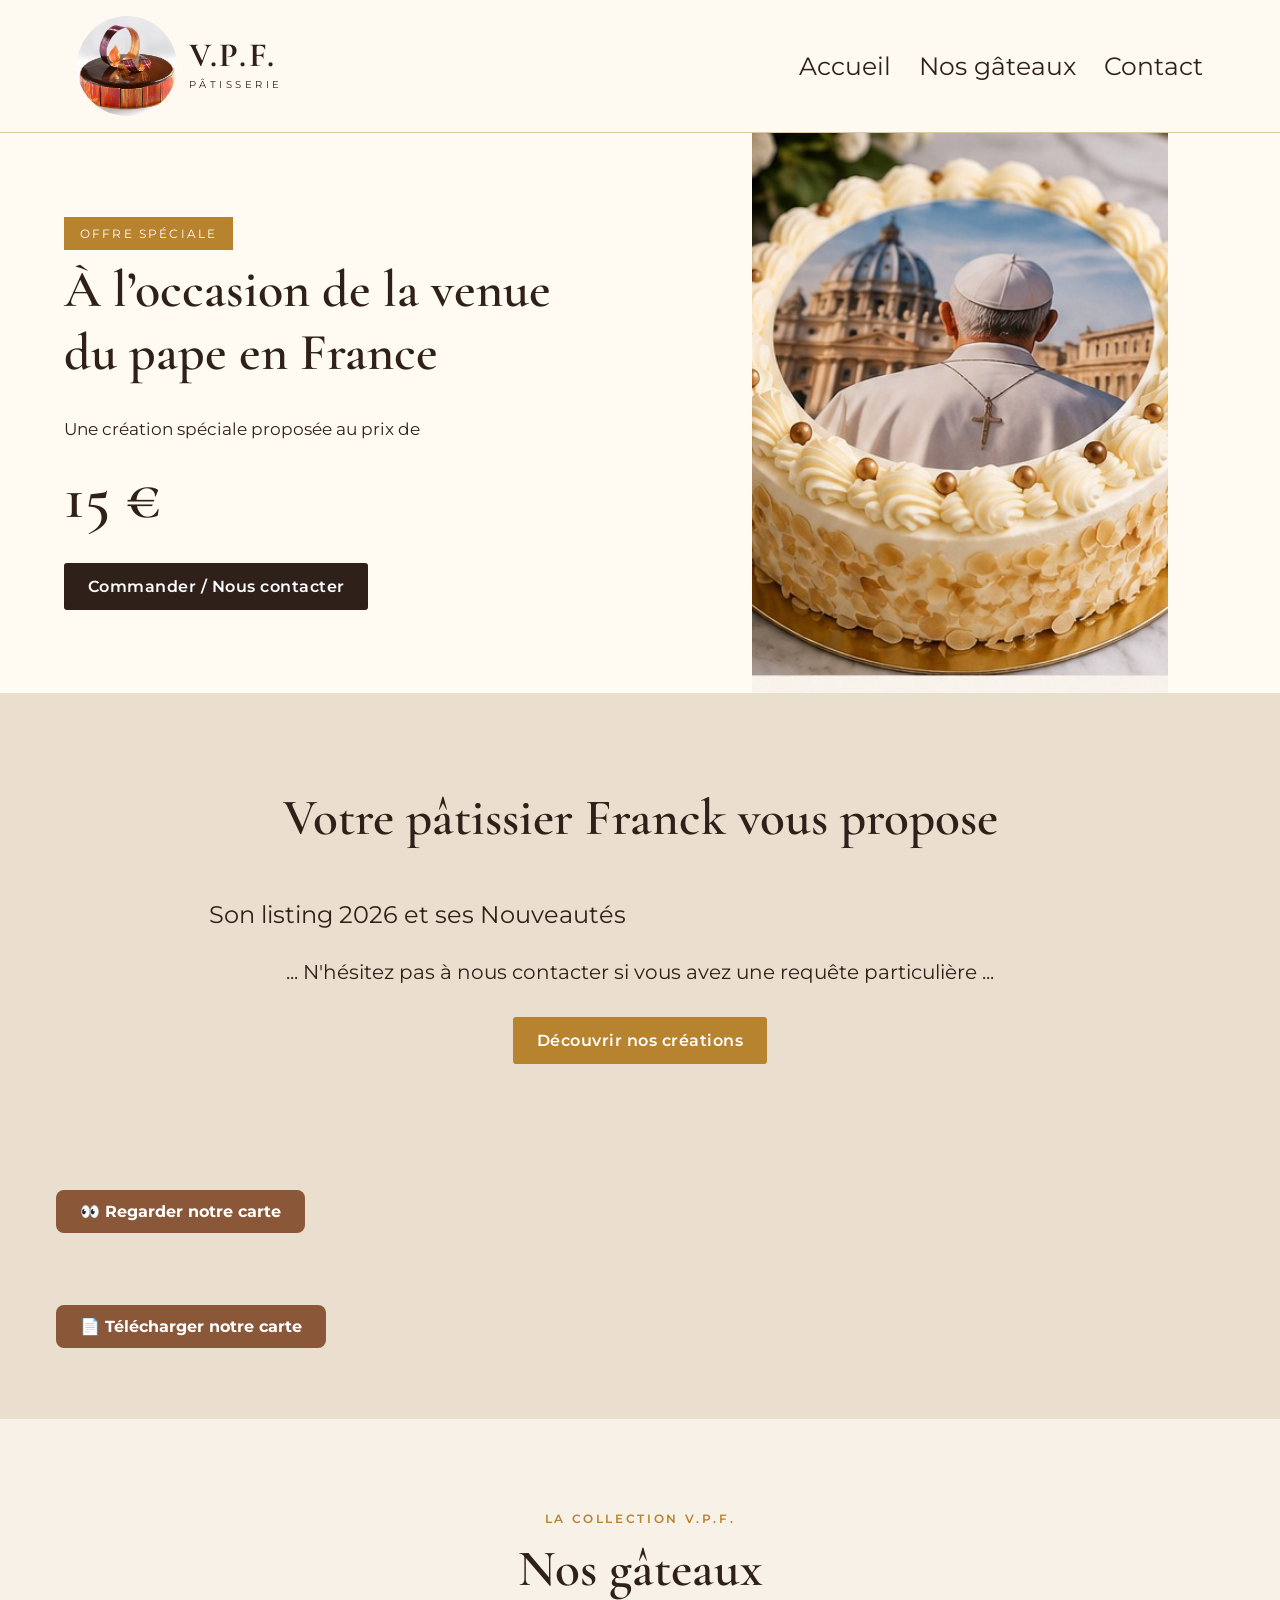
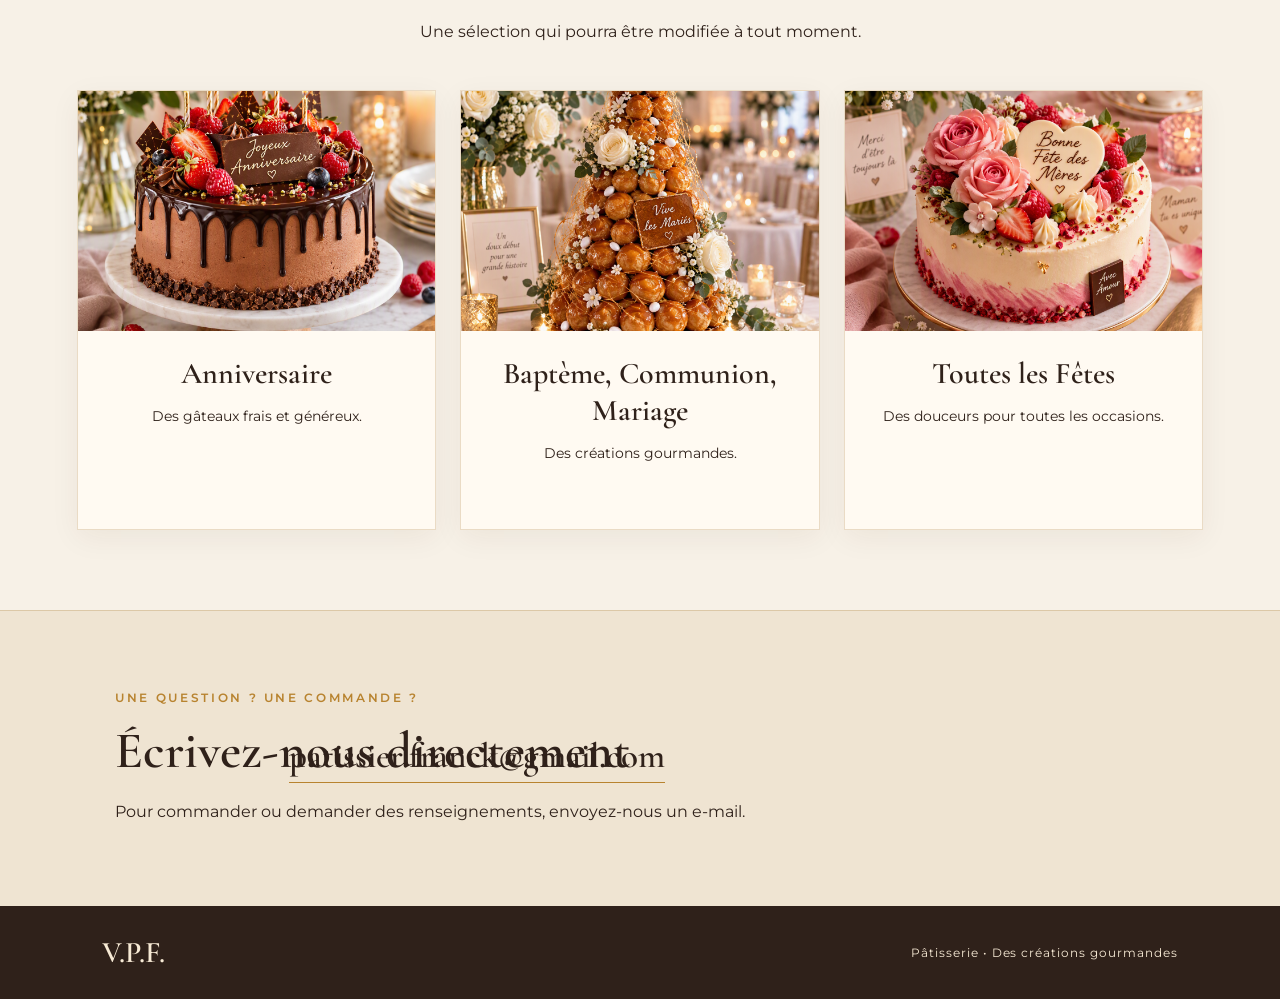
<file: index.html>
<!doctype html>
<html lang="fr">
<head>
  <meta charset="utf-8">
  <meta name="viewport" content="width=device-width, initial-scale=1">
  <meta name="description" content="V.P.F. Pâtisserie — créations gourmandes et offre spéciale.">
  <title>V.P.F. — Pâtisserie</title>
  <link rel="stylesheet" href="styles.css">
</head>
<body>
  <header class="site-header">
    <a class="brand" href="#accueil" aria-label="V.P.F. Pâtisserie">
      <span class="brand-mark">
	<img src="assets/Logo_VPF.JPG" alt="Logo V.P.F. Pâtisserie">
      </span>
      <span><strong>V.P.F.</strong><small>PÂTISSERIE</small></span>
    </a>
    <nav>
      <a href="#accueil">Accueil</a>
      <a href="#gateaux">Nos gâteaux</a>
      <a href="#contact">Contact</a>
    </nav>
  </header>

  <main>
    <section id="accueil" class="hero">
      <div class="special-copy">
        <span class="label">OFFRE SPÉCIALE</span>
        <h2>À l’occasion de la venue du pape en France</h2>
        <p>Une création spéciale proposée au prix de</p>
        <div class="price">15 €</div>
        <a class="button button-dark" href="mailto:patissier.franck@gmail.com?subject=Commande%20V.P.F.%20-%20Offre%20spéciale">Commander / Nous contacter</a>
      </div>
      <div class="special-photo">
        <img src="assets/offre-speciale.jpg" alt="Gâteau de l’offre spéciale V.P.F.">
      </div>
    </section>

<section class="special">

  <div class="hero-copy">
    <h1>Votre pâtissier Franck vous propose</h1>

    <p class="intro">Son listing 2026 et ses Nouveautés</p>

    <p class="message-contact">
      ... N'hésitez pas à nous contacter si vous avez
      une requête particulière ...
    </p>

    <a class="button" href="#contact">
      Découvrir nos créations
    </a>
  </div>

<div class="galerie-creations">

    <p>
        <a href="carte-patisserie.pdf"
           target="_blank"
           class="btn-pdf">
           👀 Regarder notre carte
        </a>
    </p>

    <p>
        <a href="carte-patisserie.pdf"
           download
           class="btn-pdf">
           📄 Télécharger notre carte
        </a>
    </p>

</div>

</section>

    <section id="gateaux" class="products-section">
      <div class="section-heading">
        <p class="eyebrow">La collection V.P.F.</p>
        <h2>Nos gâteaux</h2>
        <p>Une sélection qui pourra être modifiée à tout moment.</p>
      </div>
      <div id="products" class="products-grid"></div>
    </section>

    <section id="contact" class="contact">
      <div>
        <p class="eyebrow">Une question ? Une commande ?</p>
        <h2>Écrivez-nous directement</h2>
        <p>Pour commander ou demander des renseignements, envoyez-nous un e-mail.</p>
      </div>
      <a class="email" href="mailto:patissier.franck@gmail.com">patissier.franck@gmail.com</a>
    </section>
  </main>

  <footer>
    <strong>V.P.F.</strong>
    <span>Pâtisserie • Des créations gourmandes</span>
  </footer>

  <script src="products.js"></script>
</body>
</html>
</file>
<file: styles.css>
@import url('https://fonts.googleapis.com/css2?family=Cormorant+Garamond:wght@500;600;700&family=Montserrat:wght@400;500;600&display=swap');

:root{
  --cream:#f7f1e7;
  --paper:#fffaf2;
  --brown:#2f211a;
  --gold:#b8832f;
  --gold-light:#d7ae63;
  --line:#dcc8a7;
}
*{box-sizing:border-box}
html{scroll-behavior:smooth}
body{margin:0;background:var(--cream);color:var(--brown);font-family:Montserrat,Arial,sans-serif}
a{color:inherit;text-decoration:none}
.site-header{position:sticky;top:0;z-index:10;display:flex;align-items:center;justify-content:space-between;padding:16px 6%;background:rgba(255,250,242,.96);border-bottom:1px solid var(--line);backdrop-filter:blur(8px)}
.brand{display:flex;align-items:center;gap:12px}
.brand-mark img{width:100px;height:100px;object-fit:cover;border-radius:50%;display:block;}
.brand strong{display:block;font:700 34px/0.9 "Cormorant Garamond",serif;letter-spacing:.08em}
.brand small{display:block;margin-top:7px;letter-spacing:.35em;font-size:10px}
nav{display:flex;gap:28px;font-size:25px}
nav a:hover{color:var(--gold)}
.hero{display:grid;grid-template-columns:1fr 1fr;min-height:560px;background:var(--paper)}
.hero-copy{display:flex;flex-direction:column;justify-content:center;padding:70px 9%}
.hero-copy .button {display: table;margin: 28px auto 0;}
.eyebrow{letter-spacing:.22em;text-transform:uppercase;color:var(--gold);font-size:12px;font-weight:600}
h1,h2{font-family:"Cormorant Garamond",serif;font-weight:600}
h1{font-size:clamp(48px,5vw,78px);line-height:.95;margin:18px 0}
h2{font-size:clamp(38px,4vw,58px);margin:8px 0 18px}
.intro{font-size:17px;line-height:1.8;max-width:520px}
.hero-image img,.special-photo img{width:65%;height:100%;object-fit:cover;display:block;margin:auto}
.button{display:inline-block;margin-top:24px;padding:14px 24px;background:var(--gold);color:white;border-radius:3px;font-weight:600;letter-spacing:.03em;align-self:flex-start}
.button:hover{filter:brightness(.94)}
.special{display:grid;grid-template-columns:1fr 1fr;background:#eadfcf}
.special-copy{padding:70px 10%;display:flex;flex-direction:column;justify-content:center}
.label{display:inline-block;align-self:flex-start;padding:9px 16px;background:var(--gold);color:white;font-size:12px;letter-spacing:.18em}
.special-copy h2{font-size:52px}
.special-copy p{font-size:17px}
.price{font:600 62px "Cormorant Garamond",serif;margin:4px 0}
.button-dark{background:var(--brown)}
.products-section{padding:80px 6%}
.section-heading{text-align:center;max-width:680px;margin:0 auto 45px}
.section-heading p:last-child{line-height:1.7}
.products-grid{display:grid;grid-template-columns:repeat(3,1fr);gap:24px}
.card{background:var(--paper);border:1px solid #eadbc5;box-shadow:0 8px 28px rgba(60,35,15,.06)}
.card img{width:100%;height:240px;object-fit:cover;display:block}
.card-body{padding:24px;text-align:center}
.card h3{font:600 30px "Cormorant Garamond",serif;margin:0 0 8px}
.card p{min-height:48px;line-height:1.55;font-size:14px}
.card .card-price{font:600 25px "Cormorant Garamond",serif;color:var(--gold)}
.contact{display:flex;align-items:center;justify-content:space-between;gap:30px;padding:65px 9%;background:#efe4d2;border-top:1px solid var(--line)}
.contact h2{margin-bottom:5px}
.contact p{line-height:1.7}
.email{font:600 35px "Cormorant Garamond",serif;border-bottom:1px solid var(--gold);padding-bottom:5px;position:relative;left:-500px}
footer{display:flex;justify-content:space-between;padding:28px 8%;background:var(--brown);color:#f7ead5}
footer strong{font:600 30px "Cormorant Garamond",serif}
footer span{align-self:center;font-size:12px;letter-spacing:.08em}
@media(max-width:800px){
  .site-header{padding:13px 5%}
  nav{gap:12px;font-size:11px}
  .brand strong{font-size:29px}
  .hero,.special{grid-template-columns:1fr}
  .hero-copy{padding:55px 8%}
  .hero-image{height:330px}
  .special-copy{padding:55px 8%}
  .special-copy h2{font-size:42px}
  .special-photo{height:200px}
  .products-section{padding:60px 5%}
  .products-grid{grid-template-columns:1fr}
  .card img{height:250px}
  .contact{padding:55px 8%;display:block}
  .email{display:inline-block;margin-top:15px}
  footer{display:block;text-align:center}
  footer span{display:block;margin-top:8px}
}
/* Section de présentation */
.special {display: flex;flex-direction: column; width: 100%;  padding: 25px 4% 50px;  box-sizing: border-box;  gap: 35px;}

/* Texte centré sur toute la largeur */
.hero-copy {width: 100%; max-width: 1200px; margin: 0 auto; text-align: center;}
.hero-copy .eyebrow { margin-bottom: 20px;}
.hero-copy h1 {width: 100%; margin: 0 auto 20px;font-size: clamp(32px, 4vw, 58px);line-height: 1.2;}
.hero-copy .intro { margin-bottom: 18px;font-size: 24px;}
.hero-copy .message-contact { margin: 0 auto;line-height: 1.7; font-size: 20px;}
/* Images l'une sous l'autre */
.galerie-creations {display: flex;flex-direction: column;gap: 30px; width: 100%;}
.galerie-creations img { display: block;width: 100%;height: auto; object-fit: contain;}
.btn-pdf {
    display: inline-block;
    padding: 12px 24px;
    background-color: #8a5838;
    color: white;
    text-decoration: none;
    border-radius: 8px;
    font-weight: bold;
    margin: 5px;
}

.btn-pdf:hover {
    background-color: #6f452b;
}
</file>
